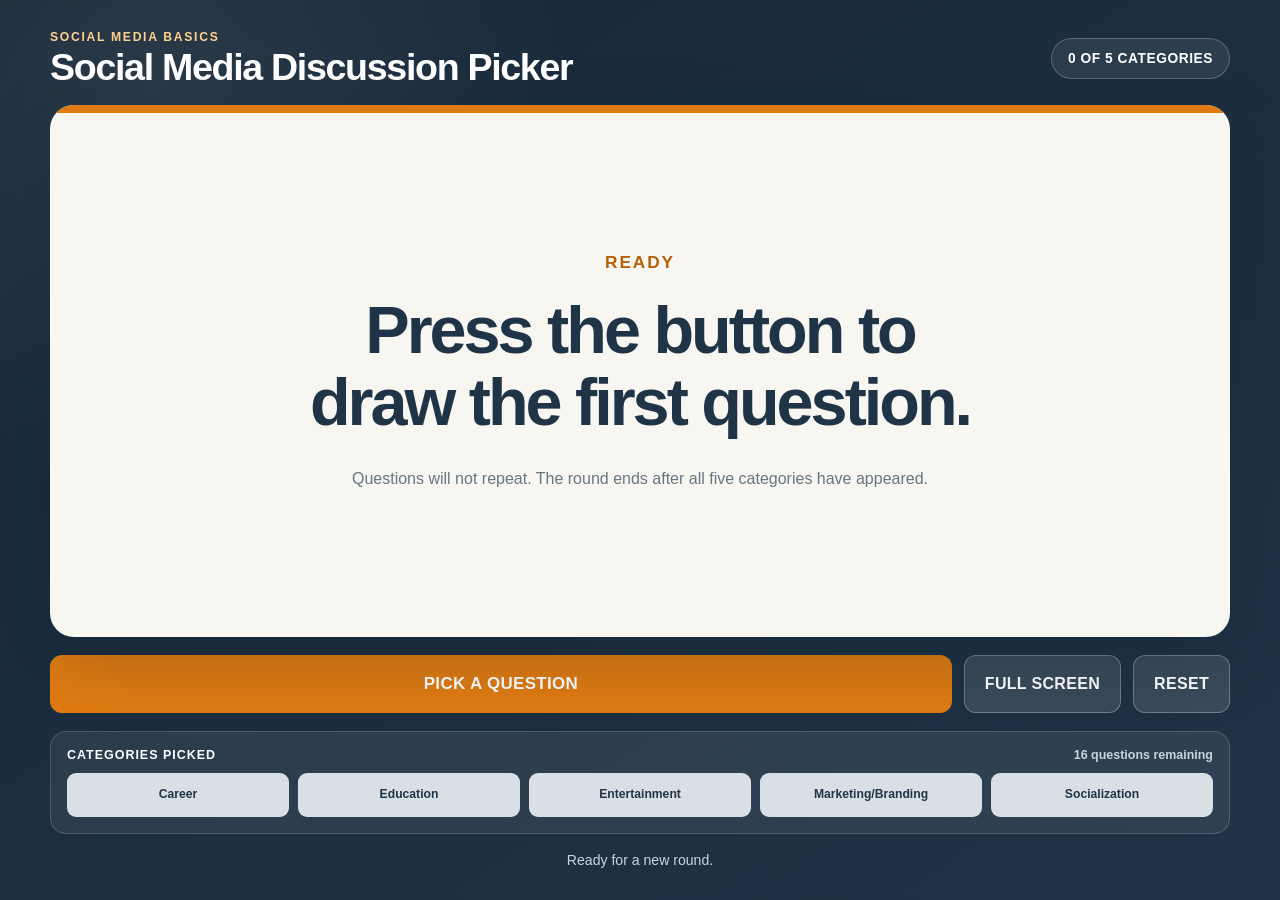
<file: first-aid-picker/index.html>
<!doctype html>
<html lang="en">
<head>
  <meta charset="utf-8">
  <meta name="viewport" content="width=device-width, initial-scale=1">
  <meta name="theme-color" content="#203447">
  <title>Social Media Discussion Picker</title>
  <style>
    :root {
      --navy: #203447;
      --navy-deep: #172838;
      --orange: #df7b12;
      --orange-dark: #b85f07;
      --cream: #f8f6f0;
      --ink: #203447;
      --muted: #667783;
      --gray: #d9e0e5;
      --green: #4e9f73;
      --white: #ffffff;
      --shadow: 0 24px 70px rgba(12, 29, 43, .24);
    }

    * { box-sizing: border-box; }

    html, body { min-height: 100%; }

    body {
      margin: 0;
      background:
        radial-gradient(circle at 12% 10%, rgba(255,255,255,.08), transparent 30%),
        linear-gradient(145deg, var(--navy-deep), var(--navy));
      color: var(--white);
      font-family: Arial, Helvetica, sans-serif;
    }

    button { font: inherit; }

    .app {
      width: min(1180px, calc(100% - 32px));
      min-height: 100vh;
      margin: 0 auto;
      padding: 30px 0 26px;
      display: flex;
      flex-direction: column;
      gap: 18px;
    }

    header {
      display: flex;
      align-items: center;
      justify-content: space-between;
      gap: 18px;
    }

    .eyebrow {
      margin: 0 0 4px;
      color: #ffd18f;
      font-size: .76rem;
      font-weight: 800;
      letter-spacing: .14em;
      text-transform: uppercase;
    }

    h1 {
      margin: 0;
      font-size: clamp(1.45rem, 3vw, 2.35rem);
      line-height: 1.05;
      letter-spacing: -.035em;
    }

    .progress {
      min-width: 170px;
      padding: 12px 16px;
      border: 1px solid rgba(255,255,255,.22);
      border-radius: 999px;
      background: rgba(255,255,255,.08);
      text-align: center;
      font-size: .86rem;
      font-weight: 800;
      letter-spacing: .04em;
      white-space: nowrap;
    }

    .card {
      flex: 1;
      min-height: 430px;
      padding: clamp(28px, 5vw, 64px);
      border-radius: 24px;
      background: var(--cream);
      color: var(--ink);
      box-shadow: var(--shadow);
      display: grid;
      place-items: center;
      text-align: center;
      position: relative;
      overflow: hidden;
    }

    .card::before {
      content: "";
      position: absolute;
      inset: 0 0 auto;
      height: 8px;
      background: var(--orange);
    }

    .card-content { width: min(930px, 100%); }

    .category {
      margin: 0 0 22px;
      color: var(--orange-dark);
      font-size: clamp(.88rem, 1.8vw, 1.08rem);
      font-weight: 900;
      letter-spacing: .11em;
      text-transform: uppercase;
    }

    .question {
      margin: 0;
      font-size: clamp(2rem, 5.2vw, 4.8rem);
      font-weight: 800;
      line-height: 1.08;
      letter-spacing: -.045em;
      text-wrap: balance;
    }

    .question.long { font-size: clamp(1.75rem, 4.3vw, 3.85rem); }

    .hint {
      margin: 28px 0 0;
      color: var(--muted);
      font-size: clamp(.88rem, 1.5vw, 1rem);
      line-height: 1.45;
    }

    .controls {
      display: grid;
      grid-template-columns: minmax(220px, 1fr) auto auto;
      gap: 12px;
    }

    .button {
      min-height: 58px;
      border: 0;
      border-radius: 12px;
      padding: 14px 20px;
      cursor: pointer;
      font-weight: 900;
      letter-spacing: .02em;
      transition: transform .12s ease, filter .12s ease, background .12s ease;
    }

    .button:hover:not(:disabled) { transform: translateY(-2px); filter: brightness(1.04); }
    .button:active:not(:disabled) { transform: translateY(0); }
    .button:focus-visible { outline: 4px solid #ffd18f; outline-offset: 3px; }
    .button:disabled { cursor: default; opacity: .55; }

    .primary { background: var(--orange); color: var(--white); font-size: 1.06rem; }
    .secondary { background: rgba(255,255,255,.12); color: var(--white); border: 1px solid rgba(255,255,255,.28); }

    .tracker-panel {
      padding: 16px;
      border: 1px solid rgba(255,255,255,.16);
      border-radius: 16px;
      background: rgba(255,255,255,.07);
    }

    .tracker-heading {
      display: flex;
      justify-content: space-between;
      gap: 12px;
      margin-bottom: 11px;
      font-size: .78rem;
      font-weight: 800;
      letter-spacing: .08em;
      text-transform: uppercase;
    }

    .remaining { color: #c9d4dc; letter-spacing: 0; text-transform: none; }

    .trackers {
      display: grid;
      grid-template-columns: repeat(5, 1fr);
      gap: 9px;
    }

    .tracker {
      min-height: 44px;
      padding: 9px 10px;
      border-radius: 9px;
      background: var(--gray);
      color: var(--ink);
      display: grid;
      place-items: center;
      text-align: center;
      font-size: .76rem;
      font-weight: 900;
      line-height: 1.15;
      transition: background .2s ease, color .2s ease, transform .2s ease;
    }

    .tracker.done {
      background: var(--green);
      color: var(--white);
      transform: translateY(-2px);
    }

    .status {
      min-height: 22px;
      margin: 0;
      color: #c9d4dc;
      text-align: center;
      font-size: .88rem;
    }

    @media (max-width: 760px) {
      .app { width: min(100% - 20px, 1180px); padding-top: 18px; }
      header { align-items: flex-start; }
      .progress { min-width: auto; padding: 9px 12px; font-size: .72rem; }
      .card { min-height: 390px; border-radius: 18px; }
      .controls { grid-template-columns: 1fr 1fr; }
      .primary { grid-column: 1 / -1; }
      .trackers { grid-template-columns: repeat(2, 1fr); }
      .tracker:last-child { grid-column: 1 / -1; }
    }

    @media (max-height: 720px) and (min-width: 761px) {
      .app { padding-top: 16px; gap: 12px; }
      .card { min-height: 320px; padding: 32px; }
      .question { font-size: clamp(2rem, 4.7vw, 4rem); }
      .hint { margin-top: 18px; }
      .button { min-height: 50px; }
    }

    @media (prefers-reduced-motion: reduce) {
      * { scroll-behavior: auto !important; transition: none !important; }
    }
  </style>
</head>
<body>
  <main class="app">
    <header>
      <div>
        <p class="eyebrow">Social Media Basics</p>
        <h1>Social Media Discussion Picker</h1>
      </div>
      <div id="progress" class="progress" aria-live="polite">0 OF 5 CATEGORIES</div>
    </header>

    <section class="card" aria-labelledby="category question">
      <div class="card-content">
        <p id="category" class="category">Ready</p>
        <p id="question" class="question">Press the button to draw the first question.</p>
        <p id="hint" class="hint">Questions will not repeat. The round ends after all five categories have appeared.</p>
      </div>
    </section>

    <div class="controls">
      <button id="draw" class="button primary" type="button">PICK A QUESTION</button>
      <button id="fullscreen" class="button secondary" type="button">FULL SCREEN</button>
      <button id="reset" class="button secondary" type="button">RESET</button>
    </div>

    <section class="tracker-panel" aria-label="Category progress">
      <div class="tracker-heading">
        <span>Categories picked</span>
        <span id="remaining" class="remaining">16 questions available</span>
      </div>
      <div id="trackers" class="trackers"></div>
    </section>

    <p id="status" class="status" aria-live="polite">Ready for a new round.</p>
  </main>

  <script>
    const QUESTIONS = [
      { id: 'career-1', category: 'Career', text: 'Who is your favorite content creator/influencer? What is their channel about?' },
      { id: 'career-2', category: 'Career', text: 'If you could make money as a content creator/influencer, what would your channel be about?' },
      { id: 'career-3', category: 'Career', text: 'How do you think content creators/influencers make money? Do you think it\u2019s enough to live off of?' },
      { id: 'education-1', category: 'Education', text: 'What\u2019s the most interesting thing you\u2019ve ever learned from a social media post?' },
      { id: 'education-2', category: 'Education', text: 'If you need help learning about a topic or how to do something, what social media site do you search?' },
      { id: 'education-3', category: 'Education', text: 'What type of social media posts are best for learning new concepts and skills?' },
      { id: 'entertainment-1', category: 'Entertainment', text: 'What social media platform is the most entertaining for you?' },
      { id: 'entertainment-2', category: 'Entertainment', text: 'What type of social media content is most entertaining for you?' },
      { id: 'entertainment-3', category: 'Entertainment', text: 'Do you ever get on social media because you\u2019re bored, lonely, or sad? If so, does social media provide relief?' },
      { id: 'entertainment-4', category: 'Entertainment', text: 'Do you ever try to dissociate from your stress by scrolling through social media?' },
      { id: 'marketing-1', category: 'Marketing/Branding', text: 'What companies have worked with your favorite content creators/influencers?' },
      { id: 'marketing-2', category: 'Marketing/Branding', text: 'Do you think social media is effective marketing/branding for companies?' },
      { id: 'marketing-3', category: 'Marketing/Branding', text: 'What companies have you seen on social media?' },
      { id: 'socialization-1', category: 'Socialization', text: 'What can social media do that face-to-face socializing cannot?' },
      { id: 'socialization-2', category: 'Socialization', text: 'How can you safely engage with people you connect with on social media?' },
      { id: 'socialization-3', category: 'Socialization', text: 'What social media platform is best for connecting with others?' }
    ];

    const CATEGORIES = ['Career', 'Education', 'Entertainment', 'Marketing/Branding', 'Socialization'];
    const STORAGE_KEY = 'socialMediaDiscussionPickerStateV1';
    const elements = {
      category: document.getElementById('category'),
      question: document.getElementById('question'),
      hint: document.getElementById('hint'),
      progress: document.getElementById('progress'),
      remaining: document.getElementById('remaining'),
      trackers: document.getElementById('trackers'),
      status: document.getElementById('status'),
      draw: document.getElementById('draw'),
      reset: document.getElementById('reset'),
      fullscreen: document.getElementById('fullscreen')
    };

    let state = loadState();

    function emptyState() {
      return { usedIds: [], seenCategories: [], currentId: null };
    }

    function loadState() {
      try {
        const saved = JSON.parse(localStorage.getItem(STORAGE_KEY));
        if (!saved || !Array.isArray(saved.usedIds) || !Array.isArray(saved.seenCategories)) return emptyState();
        const validIds = new Set(QUESTIONS.map(question => question.id));
        return {
          usedIds: saved.usedIds.filter(id => validIds.has(id)),
          seenCategories: saved.seenCategories.filter(category => CATEGORIES.includes(category)),
          currentId: validIds.has(saved.currentId) ? saved.currentId : null
        };
      } catch (error) {
        return emptyState();
      }
    }

    function saveState() {
      localStorage.setItem(STORAGE_KEY, JSON.stringify(state));
    }

    function randomIndex(max) {
      if (window.crypto && window.crypto.getRandomValues) {
        const limit = Math.floor(0x100000000 / max) * max;
        const value = new Uint32Array(1);
        do window.crypto.getRandomValues(value); while (value[0] >= limit);
        return value[0] % max;
      }
      return Math.floor(Math.random() * max);
    }

    function drawQuestion() {
      if (state.seenCategories.length === CATEGORIES.length) return;
      const remaining = QUESTIONS.filter(question => !state.usedIds.includes(question.id));
      if (!remaining.length) return;
      const selected = remaining[randomIndex(remaining.length)];
      state.usedIds.push(selected.id);
      state.currentId = selected.id;
      if (!state.seenCategories.includes(selected.category)) state.seenCategories.push(selected.category);
      saveState();
      render();
    }

    function resetRound() {
      if (state.usedIds.length && !window.confirm('Reset this round and return all questions to the deck?')) return;
      state = emptyState();
      saveState();
      render();
      elements.status.textContent = 'Ready for a new round.';
    }

    function toggleFullscreen() {
      if (!document.fullscreenElement) {
        document.documentElement.requestFullscreen?.();
      } else {
        document.exitFullscreen?.();
      }
    }

    function render() {
      const current = QUESTIONS.find(question => question.id === state.currentId) || null;
      const complete = state.seenCategories.length === CATEGORIES.length;
      const remainingCount = QUESTIONS.length - state.usedIds.length;

      elements.progress.textContent = `${state.seenCategories.length} OF 5 CATEGORIES`;
      elements.remaining.textContent = `${remainingCount} question${remainingCount === 1 ? '' : 's'} remaining`;
      elements.draw.disabled = complete;
      elements.draw.textContent = complete ? 'ROUND COMPLETE' : 'PICK A QUESTION';

      if (current) {
        elements.category.textContent = current.category;
        elements.question.textContent = current.text;
        elements.question.classList.toggle('long', current.text.length > 96);
        elements.hint.textContent = complete
          ? 'All five categories have appeared. Reset when you are ready for another round.'
          : 'Discuss the question, then draw another card.';
        elements.status.textContent = complete
          ? `Round complete after ${state.usedIds.length} question${state.usedIds.length === 1 ? '' : 's'}.`
          : `Question ${state.usedIds.length} drawn. No repeats this round.`;
      } else {
        elements.category.textContent = 'Ready';
        elements.question.textContent = 'Press the button to draw the first question.';
        elements.question.classList.remove('long');
        elements.hint.textContent = 'Questions will not repeat. The round ends after all five categories have appeared.';
      }

      elements.trackers.innerHTML = '';
      CATEGORIES.forEach(category => {
        const tracker = document.createElement('div');
        const done = state.seenCategories.includes(category);
        tracker.className = `tracker${done ? ' done' : ''}`;
        tracker.textContent = done ? `✓ ${category}` : category;
        elements.trackers.appendChild(tracker);
      });
    }

    elements.draw.addEventListener('click', drawQuestion);
    elements.reset.addEventListener('click', resetRound);
    elements.fullscreen.addEventListener('click', toggleFullscreen);
    document.addEventListener('fullscreenchange', () => {
      elements.fullscreen.textContent = document.fullscreenElement ? 'EXIT FULL SCREEN' : 'FULL SCREEN';
    });
    document.addEventListener('keydown', event => {
      if ((event.code === 'Space' || event.code === 'Enter') && event.target === document.body) {
        event.preventDefault();
        drawQuestion();
      }
    });

    render();
  </script>
</body>
</html>
</file>
